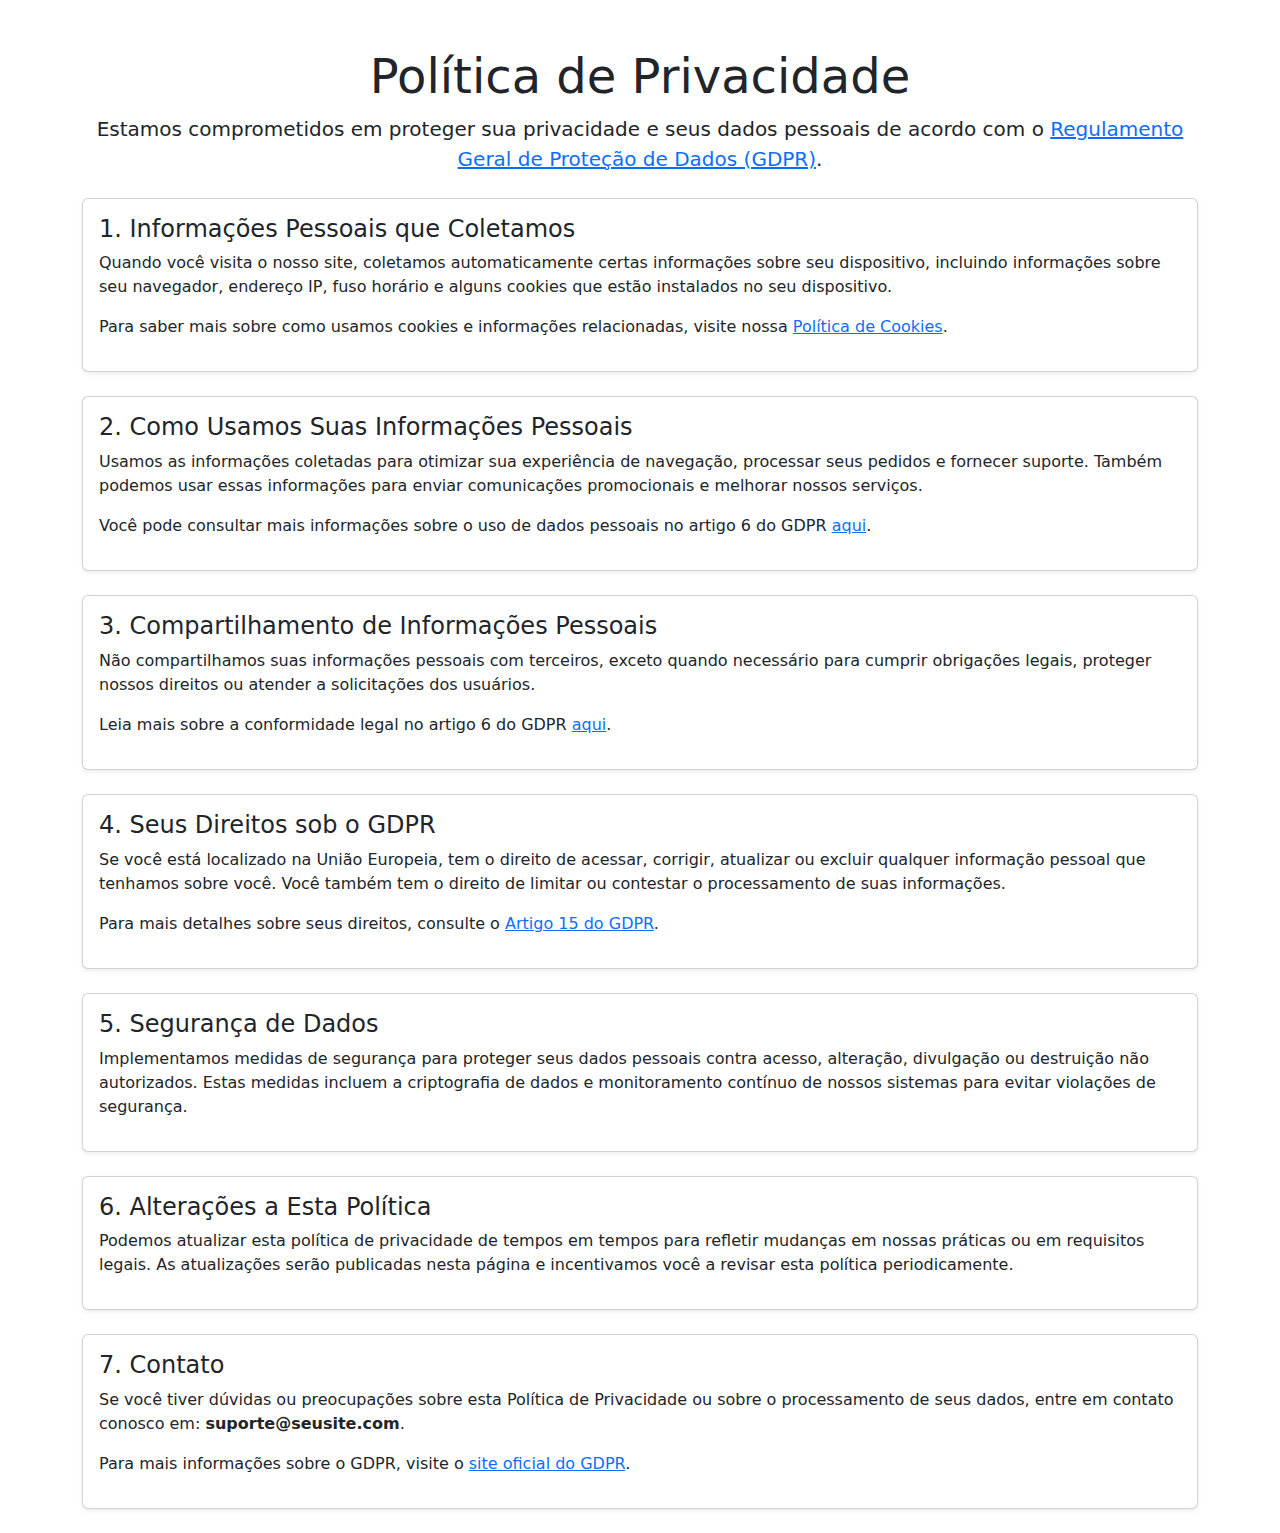
<file: politica-privacidade.html>
<!DOCTYPE html>
<html lang="pt-BR">

<head>
    <meta charset="UTF-8">
    <meta name="viewport" content="width=device-width, initial-scale=1.0">
    <title>Política de Privacidade</title>
    <link href="https://cdn.jsdelivr.net/npm/bootstrap@5.1.3/dist/css/bootstrap.min.css" rel="stylesheet">
</head>

<body>
    <div class="container mt-5">
        <div class="text-center mb-4">
            <h1 class="display-5">Política de Privacidade</h1>
            <p class="lead">Estamos comprometidos em proteger sua privacidade e seus dados pessoais de acordo com o
                <a href="https://eur-lex.europa.eu/eli/reg/2016/679/oj" target="_blank">Regulamento Geral de Proteção de Dados (GDPR)</a>.
            </p>
        </div>

        <div class="card shadow-sm mb-4">
            <div class="card-body">
                <h2 class="h4">1. Informações Pessoais que Coletamos</h2>
                <p>
                    Quando você visita o nosso site, coletamos automaticamente certas informações sobre seu dispositivo,
                    incluindo informações sobre seu navegador, endereço IP, fuso horário e alguns cookies que estão instalados no seu dispositivo.
                </p>
                <p>Para saber mais sobre como usamos cookies e informações relacionadas, visite nossa
                    <a href="#cookies">Política de Cookies</a>.</p>
            </div>
        </div>

        <div class="card shadow-sm mb-4">
            <div class="card-body">
                <h2 class="h4">2. Como Usamos Suas Informações Pessoais</h2>
                <p>
                    Usamos as informações coletadas para otimizar sua experiência de navegação, processar seus pedidos
                    e fornecer suporte. Também podemos usar essas informações para enviar comunicações promocionais
                    e melhorar nossos serviços.
                </p>
                <p>Você pode consultar mais informações sobre o uso de dados pessoais no artigo 6 do GDPR
                    <a href="https://eur-lex.europa.eu/legal-content/PT/TXT/HTML/?uri=CELEX:32016R0679" target="_blank">aqui</a>.
                </p>
            </div>
        </div>

        <div class="card shadow-sm mb-4">
            <div class="card-body">
                <h2 class="h4">3. Compartilhamento de Informações Pessoais</h2>
                <p>
                    Não compartilhamos suas informações pessoais com terceiros, exceto quando necessário para cumprir obrigações legais,
                    proteger nossos direitos ou atender a solicitações dos usuários.
                </p>
                <p>Leia mais sobre a conformidade legal no artigo 6 do GDPR
                    <a href="https://eur-lex.europa.eu/legal-content/PT/TXT/HTML/?uri=CELEX:32016R0679#d1e2704-1-1" target="_blank">aqui</a>.
                </p>
            </div>
        </div>

        <div class="card shadow-sm mb-4">
            <div class="card-body">
                <h2 class="h4">4. Seus Direitos sob o GDPR</h2>
                <p>
                    Se você está localizado na União Europeia, tem o direito de acessar, corrigir, atualizar ou excluir
                    qualquer informação pessoal que tenhamos sobre você. Você também tem o direito de limitar ou contestar
                    o processamento de suas informações.
                </p>
                <p>Para mais detalhes sobre seus direitos, consulte o
                    <a href="https://gdpr.eu/right-to-access/" target="_blank">Artigo 15 do GDPR</a>.
                </p>
            </div>
        </div>

        <div class="card shadow-sm mb-4">
            <div class="card-body">
                <h2 class="h4">5. Segurança de Dados</h2>
                <p>
                    Implementamos medidas de segurança para proteger seus dados pessoais contra acesso, alteração, divulgação
                    ou destruição não autorizados. Estas medidas incluem a criptografia de dados e monitoramento contínuo de
                    nossos sistemas para evitar violações de segurança.
                </p>
            </div>
        </div>

        <div class="card shadow-sm mb-4">
            <div class="card-body">
                <h2 class="h4">6. Alterações a Esta Política</h2>
                <p>
                    Podemos atualizar esta política de privacidade de tempos em tempos para refletir mudanças em nossas práticas
                    ou em requisitos legais. As atualizações serão publicadas nesta página e incentivamos você a revisar esta
                    política periodicamente.
                </p>
            </div>
        </div>

        <div class="card shadow-sm mb-4">
            <div class="card-body">
                <h2 class="h4">7. Contato</h2>
                <p>
                    Se você tiver dúvidas ou preocupações sobre esta Política de Privacidade ou sobre o processamento de seus dados,
                    entre em contato conosco em:
                    <strong>suporte@seusite.com</strong>.
                </p>
                <p>Para mais informações sobre o GDPR, visite o
                    <a href="https://gdpr.eu/" target="_blank">site oficial do GDPR</a>.
                </p>
            </div>
        </div>
    </div>
    <script async src="https://pagead2.googlesyndication.com/pagead/js/adsbygoogle.js?client=ca-pub-8002315947675519"
     crossorigin="anonymous"></script>
    <!-- bloco-1 -->
    <ins class="adsbygoogle"
         style="display:block"
         data-ad-client="ca-pub-8002315947675519"
         data-ad-slot="7309037669"
         data-ad-format="auto"
         data-full-width-responsive="true"></ins>
    <script>
         (adsbygoogle = window.adsbygoogle || []).push({});
    </script>
    <!-- Bootstrap JS e Popper.js -->
    <script src="https://cdn.jsdelivr.net/npm/@popperjs/core@2.10.2/dist/umd/popper.min.js"></script>
    <script src="https://cdn.jsdelivr.net/npm/bootstrap@5.1.3/dist/js/bootstrap.min.js"></script>
</body>

</html>
</file>
